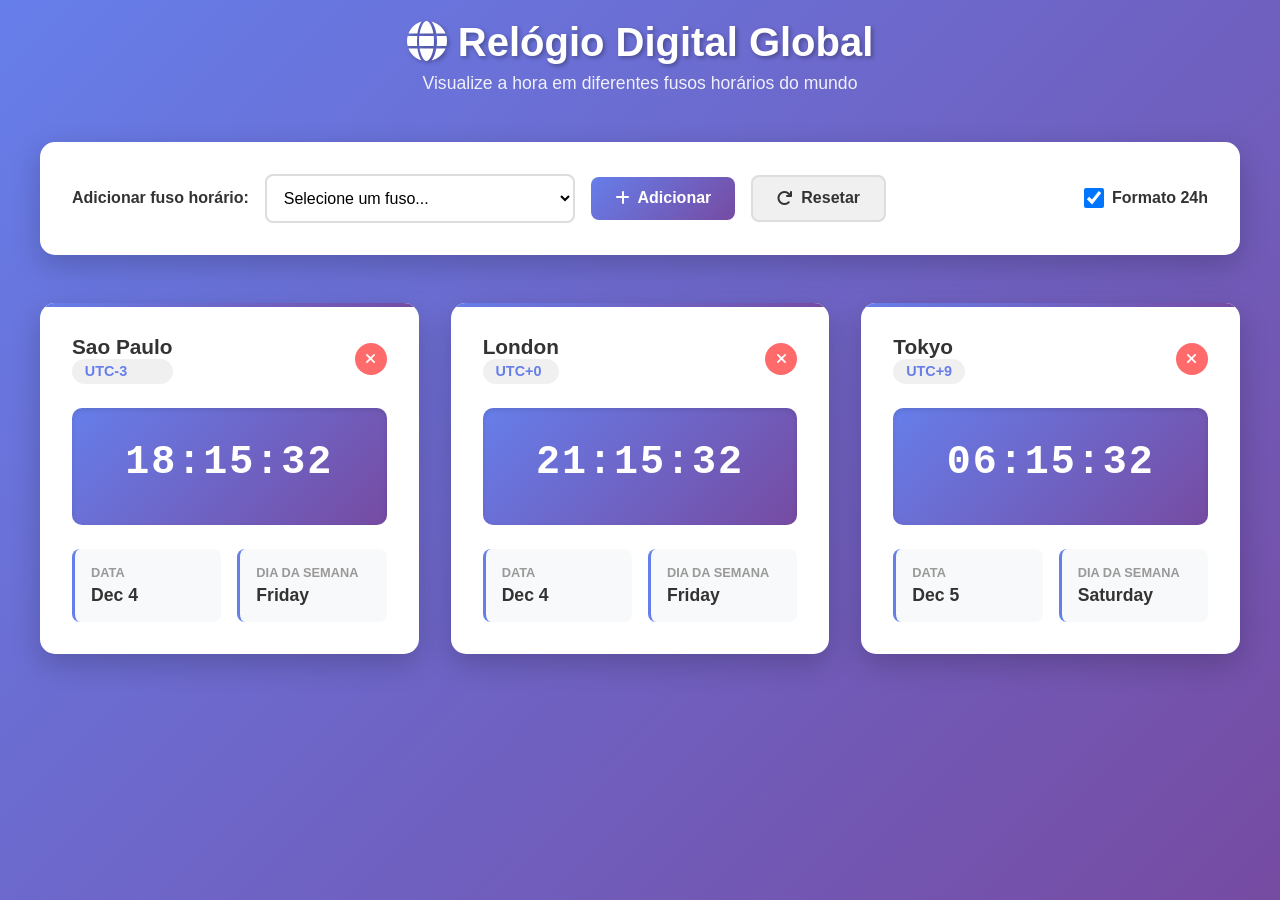
<file: clock/index.html>
<!DOCTYPE html>
<html lang="pt-BR">
<head>
    <meta charset="UTF-8">
    <meta name="viewport" content="width=device-width, initial-scale=1.0">
    <meta name="description" content="Relógio Digital com Múltiplos Fusos Horários">
    <title>Relógio Digital | Fusos Horários</title>
    <link rel="stylesheet" href="css/style.css">
    <link rel="stylesheet" href="https://cdnjs.cloudflare.com/ajax/libs/font-awesome/6.4.0/css/all.min.css">
</head>
<body>
    <div class="container">
        <!-- HEADER -->
        <header class="header">
            <h1><i class="fas fa-globe"></i> Relógio Digital Global</h1>
            <p>Visualize a hora em diferentes fusos horários do mundo</p>
        </header>

        <!-- CONTROLES -->
        <div class="controls">
            <div class="control-group">
                <label for="timezone-select">Adicionar fuso horário:</label>
                <select id="timezone-select">
                    <option value="">Selecione um fuso...</option>
                    <option value="UTC">UTC (Tempo Universal Coordenado)</option>
                    <option value="America/New_York">New York (EST/EDT)</option>
                    <option value="America/Los_Angeles">Los Angeles (PST/PDT)</option>
                    <option value="America/Chicago">Chicago (CST/CDT)</option>
                    <option value="America/Denver">Denver (MST/MDT)</option>
                    <option value="America/Anchorage">Anchorage (AKST/AKDT)</option>
                    <option value="Pacific/Honolulu">Honolulu (HST)</option>
                    <option value="Europe/London">Londres (GMT/BST)</option>
                    <option value="Europe/Paris">Paris (CET/CEST)</option>
                    <option value="Europe/Berlin">Berlim (CET/CEST)</option>
                    <option value="Europe/Moscow">Moscou (MSK)</option>
                    <option value="Asia/Dubai">Dubai (GST)</option>
                    <option value="Asia/Bangkok">Bangcoque (ICT)</option>
                    <option value="Asia/Hong_Kong">Hong Kong (HKT)</option>
                    <option value="Asia/Shanghai">Xangai (CST)</option>
                    <option value="Asia/Tokyo">Tóquio (JST)</option>
                    <option value="Asia/Seoul">Seul (KST)</option>
                    <option value="Australia/Sydney">Sydney (AEDT/AEST)</option>
                    <option value="Pacific/Auckland">Auckland (NZDT/NZST)</option>
                    <option value="America/Sao_Paulo">São Paulo (BRT/BRST)</option>
                    <option value="America/Buenos_Aires">Buenos Aires (ART)</option>
                    <option value="America/Mexico_City">Cidade do México (CST/CDT)</option>
                </select>
                <button id="add-btn" class="btn btn-primary"><i class="fas fa-plus"></i> Adicionar</button>
                <button id="reset-btn" class="btn btn-secondary"><i class="fas fa-redo"></i> Resetar</button>
            </div>
            <div class="format-toggle">
                <input type="checkbox" id="format-24h" checked>
                <label for="format-24h">Formato 24h</label>
            </div>
        </div>

        <!-- CLOCKS CONTAINER -->
        <div class="clocks-grid" id="clocks-container">
            <!-- Relógios serão adicionados aqui dinamicamente -->
        </div>

        <!-- EMPTY STATE -->
        <div class="empty-state" id="empty-state">
            <i class="fas fa-clock"></i>
            <h3>Nenhum fuso horário adicionado</h3>
            <p>Selecione um fuso horário acima para começar</p>
        </div>
    </div>

    <script src="js/script.js"></script>
</body>
</html>
</file>
<file: clock/css/style.css>
* {
    margin: 0;
    padding: 0;
    box-sizing: border-box;
}

html {
    scroll-behavior: smooth;
}

body {
    font-family: 'Segoe UI', Tahoma, Geneva, Verdana, sans-serif;
    background: linear-gradient(135deg, #667eea 0%, #764ba2 100%);
    min-height: 100vh;
    padding: 20px;
    color: #333;
}

.container {
    max-width: 1200px;
    margin: 0 auto;
}

/* HEADER */
.header {
    text-align: center;
    color: white;
    margin-bottom: 3rem;
    animation: slideDown 0.6s ease-out;
}

.header h1 {
    font-size: 2.5rem;
    margin-bottom: 0.5rem;
    text-shadow: 2px 2px 4px rgba(0, 0, 0, 0.3);
}

.header p {
    font-size: 1.1rem;
    opacity: 0.9;
}

/* CONTROLS */
.controls {
    display: flex;
    gap: 2rem;
    margin-bottom: 3rem;
    flex-wrap: wrap;
    align-items: center;
    justify-content: space-between;
    background: white;
    padding: 2rem;
    border-radius: 15px;
    box-shadow: 0 10px 30px rgba(0, 0, 0, 0.2);
    animation: slideUp 0.6s ease-out;
}

.control-group {
    display: flex;
    gap: 1rem;
    align-items: center;
    flex-wrap: wrap;
    flex: 1;
}

.control-group label {
    font-weight: 600;
    color: #333;
    white-space: nowrap;
}

.control-group select {
    padding: 0.8rem;
    border: 2px solid #ddd;
    border-radius: 8px;
    font-size: 1rem;
    cursor: pointer;
    transition: all 0.3s ease;
    background: white;
    min-width: 250px;
}

.control-group select:hover {
    border-color: #667eea;
}

.control-group select:focus {
    outline: none;
    border-color: #667eea;
    box-shadow: 0 0 8px rgba(102, 126, 234, 0.3);
}

.btn {
    padding: 0.8rem 1.5rem;
    border: none;
    border-radius: 8px;
    cursor: pointer;
    font-weight: 600;
    font-size: 1rem;
    transition: all 0.3s ease;
    display: flex;
    align-items: center;
    gap: 0.5rem;
    white-space: nowrap;
}

.btn-primary {
    background: linear-gradient(135deg, #667eea 0%, #764ba2 100%);
    color: white;
}

.btn-primary:hover {
    transform: translateY(-2px);
    box-shadow: 0 5px 15px rgba(102, 126, 234, 0.4);
}

.btn-secondary {
    background: #f0f0f0;
    color: #333;
    border: 2px solid #ddd;
}

.btn-secondary:hover {
    background: #e0e0e0;
    border-color: #999;
}

.format-toggle {
    display: flex;
    align-items: center;
    gap: 0.5rem;
}

.format-toggle input[type="checkbox"] {
    width: 20px;
    height: 20px;
    cursor: pointer;
}

.format-toggle label {
    cursor: pointer;
    font-weight: 600;
    white-space: nowrap;
}

/* CLOCKS GRID */
.clocks-grid {
    display: grid;
    grid-template-columns: repeat(auto-fill, minmax(280px, 1fr));
    gap: 2rem;
    animation: fadeIn 0.6s ease-out;
}

/* CLOCK CARD */
.clock-card {
    background: white;
    border-radius: 15px;
    padding: 2rem;
    box-shadow: 0 10px 30px rgba(0, 0, 0, 0.2);
    transition: all 0.3s ease;
    animation: popIn 0.4s ease-out;
    position: relative;
    overflow: hidden;
}

.clock-card:hover {
    transform: translateY(-5px);
    box-shadow: 0 15px 40px rgba(0, 0, 0, 0.3);
}

.clock-card::before {
    content: '';
    position: absolute;
    top: 0;
    left: 0;
    right: 0;
    height: 4px;
    background: linear-gradient(90deg, #667eea 0%, #764ba2 100%);
}

.clock-header {
    display: flex;
    justify-content: space-between;
    align-items: center;
    margin-bottom: 1.5rem;
}

.timezone-name {
    font-size: 1.3rem;
    font-weight: 700;
    color: #333;
}

.timezone-offset {
    font-size: 0.9rem;
    color: #667eea;
    font-weight: 600;
    background: #f0f0f0;
    padding: 0.3rem 0.8rem;
    border-radius: 20px;
}

.btn-remove {
    background: #ff6b6b;
    color: white;
    border: none;
    border-radius: 50%;
    width: 32px;
    height: 32px;
    cursor: pointer;
    display: flex;
    align-items: center;
    justify-content: center;
    transition: all 0.3s ease;
    font-size: 0.9rem;
}

.btn-remove:hover {
    background: #ff5252;
    transform: scale(1.1);
}

.clock-display {
    background: linear-gradient(135deg, #667eea 0%, #764ba2 100%);
    color: white;
    padding: 2rem;
    border-radius: 10px;
    text-align: center;
    margin-bottom: 1.5rem;
    box-shadow: inset 0 2px 5px rgba(0, 0, 0, 0.1);
}

.time-display {
    font-size: 2.5rem;
    font-weight: 700;
    font-family: 'Courier New', monospace;
    letter-spacing: 2px;
    margin-bottom: 0.5rem;
}

.period {
    font-size: 1rem;
    opacity: 0.9;
    font-weight: 600;
}

.clock-info {
    display: grid;
    grid-template-columns: 1fr 1fr;
    gap: 1rem;
}

.info-item {
    background: #f8f9fa;
    padding: 1rem;
    border-radius: 8px;
    border-left: 3px solid #667eea;
}

.info-label {
    font-size: 0.8rem;
    color: #999;
    text-transform: uppercase;
    font-weight: 600;
    margin-bottom: 0.3rem;
}

.info-value {
    font-size: 1.1rem;
    font-weight: 700;
    color: #333;
}

/* EMPTY STATE */
.empty-state {
    text-align: center;
    padding: 4rem 2rem;
    color: white;
    display: none;
}

.empty-state.show {
    display: block;
    animation: fadeIn 0.6s ease-out;
}

.empty-state i {
    font-size: 4rem;
    margin-bottom: 1rem;
    opacity: 0.8;
}

.empty-state h3 {
    font-size: 1.5rem;
    margin-bottom: 0.5rem;
}

.empty-state p {
    font-size: 1.1rem;
    opacity: 0.9;
}

/* ANIMATIONS */
@keyframes slideDown {
    from {
        opacity: 0;
        transform: translateY(-30px);
    }
    to {
        opacity: 1;
        transform: translateY(0);
    }
}

@keyframes slideUp {
    from {
        opacity: 0;
        transform: translateY(30px);
    }
    to {
        opacity: 1;
        transform: translateY(0);
    }
}

@keyframes popIn {
    from {
        opacity: 0;
        transform: scale(0.8);
    }
    to {
        opacity: 1;
        transform: scale(1);
    }
}

@keyframes fadeIn {
    from {
        opacity: 0;
    }
    to {
        opacity: 1;
    }
}

/* RESPONSIVIDADE */
@media (max-width: 768px) {
    .header h1 {
        font-size: 1.8rem;
    }

    .controls {
        flex-direction: column;
        gap: 1rem;
    }

    .control-group {
        width: 100%;
        flex-direction: column;
    }

    .control-group select {
        width: 100%;
    }

    .control-group button {
        width: 100%;
        justify-content: center;
    }

    .clocks-grid {
        grid-template-columns: 1fr;
        gap: 1.5rem;
    }

    .clock-display {
        padding: 1.5rem;
    }

    .time-display {
        font-size: 2rem;
    }
}

@media (max-width: 480px) {
    body {
        padding: 10px;
    }

    .header h1 {
        font-size: 1.5rem;
    }

    .header p {
        font-size: 0.95rem;
    }

    .controls {
        padding: 1.5rem;
    }

    .clock-card {
        padding: 1.5rem;
    }

    .time-display {
        font-size: 1.8rem;
        letter-spacing: 1px;
    }

    .clock-info {
        grid-template-columns: 1fr;
    }
}
</file>
